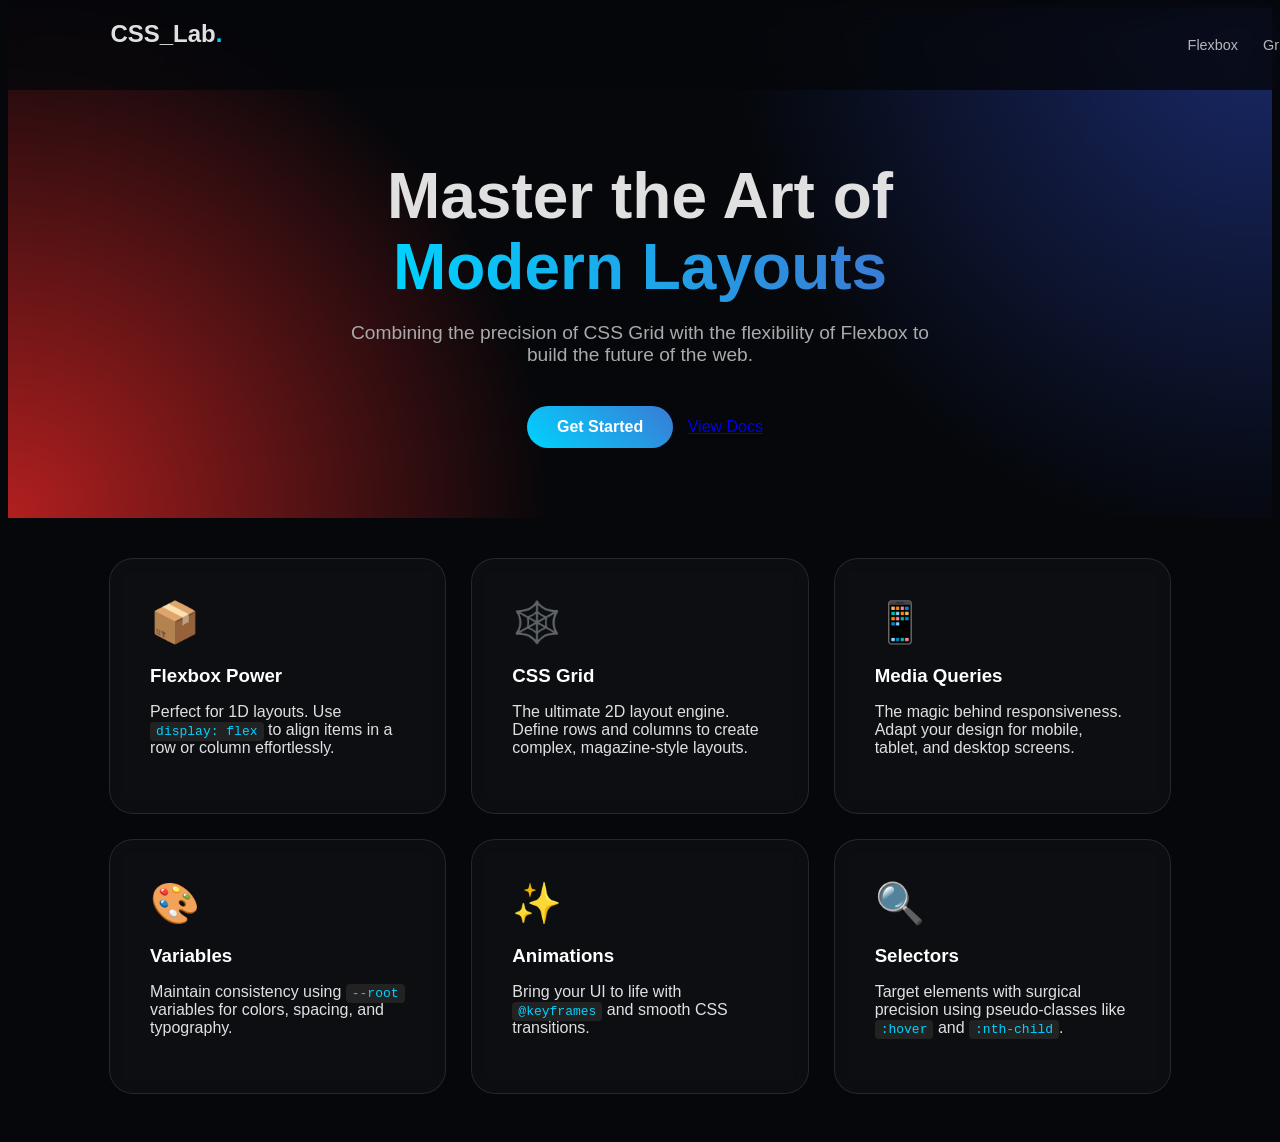
<file: index.html>
<!DOCTYPE html>
<html lang="en">
<head>
    <meta charset="UTF-8">
    <meta name="viewport" content="width=device-width, initial-scale=1.0">
    <title>CSS Mastery Hub</title>
    <link rel="stylesheet" href="style.css">
</head>
<body>

    <header class="navbar">
        <div class="logo">CSS_Lab<span>.</span></div>
        <nav>
            <ul class="nav-links">
                <li><a href="#flex">Flexbox</a></li>
                <li><a href="#grid">Grid</a></li>
                <li><a href="#media">Responsive</a></li>
            </ul>
        </nav>
    </header>

    <section class="hero">
        <h1>Master the Art of <br><span class="highlight">Modern Layouts</span></h1>
        <p>Combining the precision of CSS Grid with the flexibility of Flexbox to build the future of the web.</p>
        <div class="hero-btns">
            <a href="#" class="btn-primary">Get Started</a>
            <a href="#" class="btn-secondary">View Docs</a>
        </div>
    </section>

    <main class="grid-container">
        <div class="card">
            <div class="icon">📦</div>
            <h3>Flexbox Power</h3>
            <p>Perfect for 1D layouts. Use <code>display: flex</code> to align items in a row or column effortlessly.</p>
        </div>
        <div class="card">
            <div class="icon">🕸️</div>
            <h3>CSS Grid</h3>
            <p>The ultimate 2D layout engine. Define rows and columns to create complex, magazine-style layouts.</p>
        </div>
        <div class="card">
            <div class="icon">📱</div>
            <h3>Media Queries</h3>
            <p>The magic behind responsiveness. Adapt your design for mobile, tablet, and desktop screens.</p>
        </div>
        <div class="card">
            <div class="icon">🎨</div>
            <h3>Variables</h3>
            <p>Maintain consistency using <code>--root</code> variables for colors, spacing, and typography.</p>
        </div>
        <div class="card">
            <div class="icon">✨</div>
            <h3>Animations</h3>
            <p>Bring your UI to life with <code>@keyframes</code> and smooth CSS transitions.</p>
        </div>
        <div class="card">
            <div class="icon">🔍</div>
            <h3>Selectors</h3>
            <p>Target elements with surgical precision using pseudo-classes like <code>:hover</code> and <code>:nth-child</code>.</p>
        </div>
    </main>

</body>
</html>
</file>
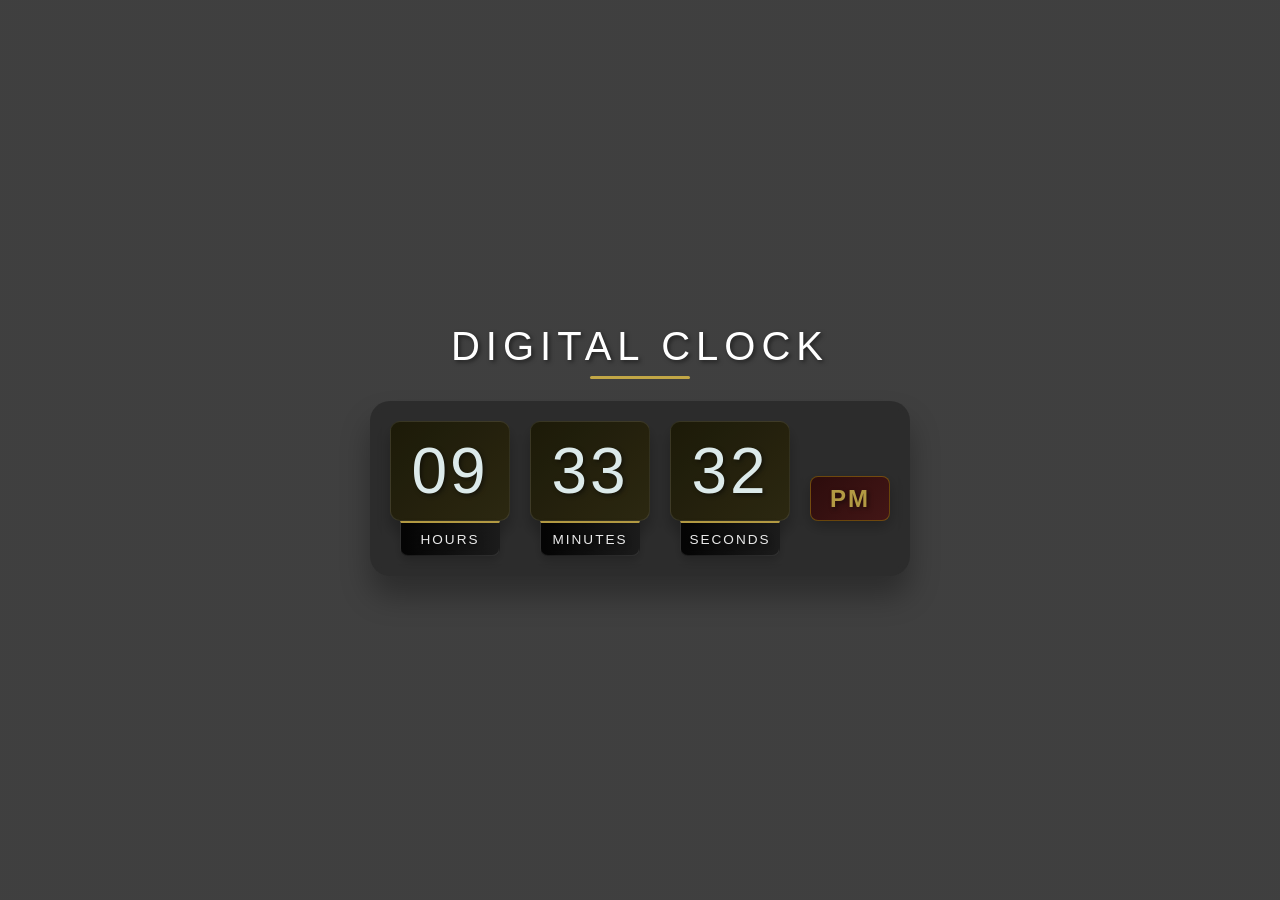
<file: Digital_clock.html>
<!DOCTYPE html>
<html lang="en">
<head>
    <meta charset="UTF-8">
    <meta name="viewport" content="width=device-width, initial-scale=1.0">
    <title>Digital_clock</title>
    <link rel="shortcut icon" href="clock" type="image/x-icon">
    <link rel="stylesheet" href="Digital_clock.css">
</head>
<body>
    <h2>Digital Clock</h2>
    <div class="Clock">
        <div>
            <span id="hour">00</span>
            <span class="text">Hours</span>
        </div>
        <div>
            <span id="minute">00</span>
            <span class="text">Minutes</span>
        </div>
        <div>
            <span id="second">00</span>
            <span class="text">Seconds</span>
        </div>
        <div>
            <span id="ampm">AM</span>
        </div>
    </div>
    <script src="clock.js"></script>
</body>
</html>
</file>
<file: style.css>
:root {
    --accent: #00d2ff;
    --accent-alt: #3a7bd5;
    --bg: #05070a;
    --card-glass: rgba(255, 255, 255, 0.03);
    --border-glass: rgba(255, 255, 255, 0.1);
}

body {
    background-color: var(--bg);
    color: #e0e0e0;
    font-family: 'Segoe UI', Roboto, sans-serif;
    overflow-x: hidden;
}

.hero {
    text-align: center;
    padding: 100px 5% 60px;
    background: radial-gradient(circle at top right, #1a2a6c, transparent 40%),
                radial-gradient(circle at bottom left, #b21f1f, transparent 40%);
}

.hero h1 {
    font-size: clamp(2.5rem, 8vw, 4rem);
    line-height: 1.1;
    margin-bottom: 20px;
}

.highlight {
    background: linear-gradient(90deg, var(--accent), var(--accent-alt));
    -webkit-background-clip: text;
    -webkit-text-fill-color: transparent;
}

.hero p {
    font-size: 1.2rem;
    color: #aaa;
    max-width: 600px;
    margin: 0 auto 30px;
}

.btn-primary {
    background: linear-gradient(45deg, var(--accent), var(--accent-alt));
    padding: 12px 30px;
    border-radius: 50px;
    color: white;
    text-decoration: none;
    font-weight: bold;
    display: inline-block;
    margin: 10px;
}


.grid-container {
    display: grid;
    gap: 25px;
    padding: 40px 8%;
    grid-template-columns: repeat(auto-fit, minmax(300px, 1fr)); /* Smart responsiveness */
}

.card {
    background: var(--card-glass);
    backdrop-filter: blur(10px); /* The "Glass" effect */
    border: 1px solid var(--border-glass);
    padding: 40px;
    border-radius: 24px;
    transition: 0.4s cubic-bezier(0.175, 0.885, 0.32, 1.275);
}

.card:hover {
    transform: scale(1.05);
    background: rgba(255, 255, 255, 0.07);
    border-color: var(--accent);
    box-shadow: 0 10px 40px rgba(0, 210, 255, 0.2);
}

.icon { font-size: 2.5rem; margin-bottom: 15px; }
.card h3 { margin-bottom: 10px; color: #fff; }
.card code { background: #222; padding: 2px 6px; border-radius: 4px; color: var(--accent); }

.navbar {
    display: flex;
    justify-content: space-between;
    padding: 20px 8%;
    background: rgba(5, 7, 10, 0.8);
    backdrop-filter: blur(15px);
    position: fixed;
    width: 100%;
    top: 0;
    z-index: 100;
}

.logo { font-weight: 900; font-size: 1.5rem; }
.logo span { color: var(--accent); }

.nav-links {
    display: flex;
    list-style: none;
    gap: 25px;
    align-items: center;
}

.nav-links a { color: #fff; text-decoration: none; font-size: 0.9rem; opacity: 0.7; }
.nav-links a:hover { opacity: 1; color: var(--accent); }

@media (max-width: 600px) {
    .nav-links { display: none; } 
    .hero { padding-top: 120px; }
}
</file>
<file: Digital_clock.css>
* {
    margin: 0;
    padding: 0;
    box-sizing: border-box;
}

body {
    margin: 0;
    display: flex;
    flex-direction: column;
    align-items: center;
    height: 100vh;
    justify-content: center;
    background: linear-gradient(rgba(0, 0, 0, 0.5), rgba(0, 0, 0, 0.5)), 
                url("https://images.unsplash.com/photo-1631649872457-a5bea1b10208?q=80&w=1170&auto=format&fit=crop&ixlib=rb-4.1.0&ixid=M3wxMjA3fDB8MHxwaG90by1wYWdlfHx8fGVufDB8fHx8fA%3D%3D");
    background-size: cover;
    background-position: center;
    background-repeat: no-repeat;
    font-family: 'Segoe UI', Tahoma, Geneva, Verdana, sans-serif;
    overflow: hidden;
    position: relative;
}

h2 {
    text-transform: uppercase;
    letter-spacing: 6px;
    text-align: center;
    color: white;
    font-size: 2.5rem;
    margin-bottom: 2rem;
    text-shadow: 2px 2px 4px rgba(0, 0, 0, 0.5);
    font-weight: 500;
    position: relative;
}

h2::after {
    content: '';
    position: absolute;
    bottom: -10px;
    left: 50%;
    transform: translateX(-50%);
    width: 100px;
    height: 3px;
    background: rgb(194, 167, 70);
    border-radius: 2px;
}

.Clock {
    display: flex;
    gap: 20px;
    flex-wrap: wrap;
    justify-content: center;
    padding: 20px;
    background: rgba(0, 0, 0, 0.3);
    border-radius: 20px;
    backdrop-filter: blur(5px);
    box-shadow: 0 20px 30px rgba(0, 0, 0, 0.3);
}

.Clock div {
    margin: 0;
    position: relative;
    display: flex;
    flex-direction: column;
    align-items: center;
}

.Clock span {
    width: 120px;
    height: 100px;
    background: linear-gradient(135deg, rgb(27, 25, 5), rgb(45, 40, 15));
    opacity: 0.9;
    color: azure;
    letter-spacing: 3px;
    font-size: 4rem;
    text-shadow: 2px 2px 4px rgba(0, 0, 0, 0.5);
    display: flex;
    align-items: center;
    justify-content: center;
    border-radius: 10px;
    box-shadow: 0 10px 15px rgba(0, 0, 0, 0.3);
    border: 1px solid rgba(255, 255, 255, 0.1);
    transition: transform 0.3s ease, box-shadow 0.3s ease;
}

.Clock span:hover {
    transform: translateY(-5px);
    box-shadow: 0 15px 20px rgba(0, 0, 0, 0.4);
    background: linear-gradient(135deg, rgb(45, 40, 15), rgb(27, 25, 5));
}

.Clock .text {
    height: 35px;
    width: 100px;
    font-size: 0.9rem;
    text-transform: uppercase;
    background: linear-gradient(to right, #000, #1a1a1a);
    opacity: 0.9;
    letter-spacing: 2px;
    font-weight: 500;
    border-radius: 0 0 8px 8px;
    box-shadow: 0 5px 10px rgba(0, 0, 0, 0.2);
    border-top: 2px solid rgb(194, 167, 70);
    color: #fff;
    font-size: 0.85rem;
}

.Clock #ampm {
    position: relative;
    width: 80px;
    height: 45px;
    font-size: 1.5rem;
    color: rgb(194, 167, 70);
    background: linear-gradient(135deg, rgb(45, 10, 10), rgb(70, 20, 20));
    border-radius: 8px;
    margin-top: 55px;
    border: 1px solid rgba(255, 215, 0, 0.3);
    box-shadow: 0 5px 15px rgba(0, 0, 0, 0.3);
    font-weight: bold;
    letter-spacing: 2px;
}

/* Responsive design for smaller screens */
@media screen and (max-width: 768px) {
    h2 {
        font-size: 2rem;
        letter-spacing: 4px;
    }
    
    .Clock {
        gap: 10px;
        padding: 15px;
    }
    
    .Clock span {
        width: 90px;
        height: 80px;
        font-size: 3rem;
    }
    
    .Clock .text {
        width: 80px;
        height: 30px;
        font-size: 0.75rem;
    }
    
    .Clock #ampm {
        width: 70px;
        height: 40px;
        font-size: 1.2rem;
        margin-top: 40px;
    }
}

@media screen and (max-width: 480px) {
    h2 {
        font-size: 1.5rem;
        letter-spacing: 3px;
    }
    
    .Clock {
        gap: 8px;
        padding: 12px;
    }
    
    .Clock span {
        width: 70px;
        height: 65px;
        font-size: 2.2rem;
    }
    
    .Clock .text {
        width: 60px;
        height: 25px;
        font-size: 0.65rem;
        letter-spacing: 1px;
    }
    
    .Clock #ampm {
        width: 60px;
        height: 35px;
        font-size: 1rem;
        margin-top: 30px;
    }
}

@keyframes slowZoom {
    0% {
        transform: scale(1);
    }
    50% {
        transform: scale(1.05);
    }
    100% {
        transform: scale(1);
    }
}

body::before {
    content: '';
    position: absolute;
    top: 0;
    left: 0;
    right: 0;
    bottom: 0;
    background: inherit;
    animation: slowZoom 20s ease-in-out infinite;
    z-index: -1;
}

.text, #ampm {
    display: flex;
    align-items: center;
    justify-content: center;
}
</file>
